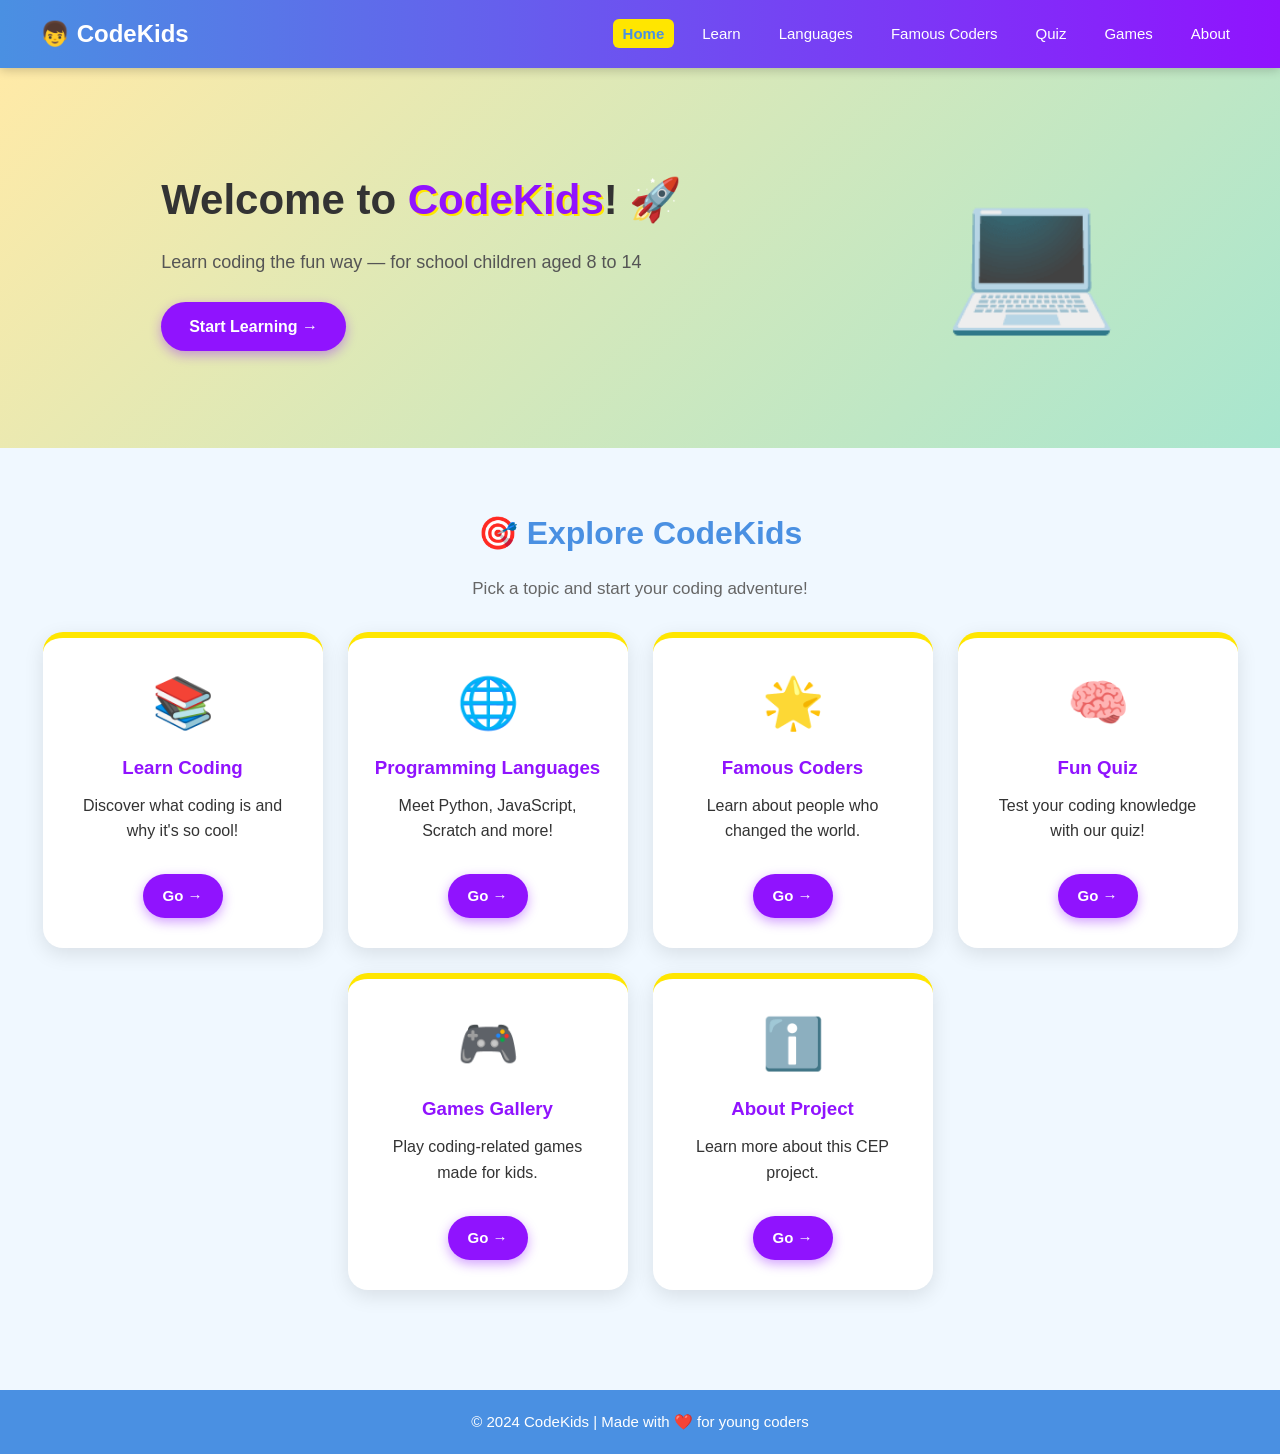
<file: index.html>
<!DOCTYPE html>
<html lang="en">
<head>
    <meta charset="UTF-8">
    <meta name="viewport" content="width=device-width, initial-scale=1.0">
    <title>CodeKids - Home</title>
    <link rel="stylesheet" href="style.css">
</head>
<body>

    <!-- NAVBAR -->
    <nav class="navbar">
        <a href="index.html" class="logo">👦 CodeKids</a>
        <ul class="nav-links">
            <li><a href="index.html" class="active">Home</a></li>
            <li><a href="learn.html">Learn</a></li>
            <li><a href="languages.html">Languages</a></li>
            <li><a href="coders.html">Famous Coders</a></li>
            <li><a href="quiz.html">Quiz</a></li>
            <li><a href="games.html">Games</a></li>
            <li><a href="about.html">About</a></li>
        </ul>
    </nav>

    <!-- HERO -->
    <section class="hero">
        <div class="hero-content">
            <h1>Welcome to <span class="highlight">CodeKids</span>! 🚀</h1>
            <p>Learn coding the fun way — for school children aged 8 to 14</p>
            <a href="learn.html" class="btn">Start Learning →</a>
        </div>
        <div class="hero-emoji">💻</div>
    </section>

    <!-- QUICK LINKS -->
    <section class="section">
        <h2>🎯 Explore CodeKids</h2>
        <p class="subtitle">Pick a topic and start your coding adventure!</p>

        <div class="cards">
            <div class="card">
                <div class="card-icon">📚</div>
                <h3>Learn Coding</h3>
                <p>Discover what coding is and why it's so cool!</p>
                <br>
                <a href="learn.html" class="btn small">Go →</a>
            </div>
            <div class="card">
                <div class="card-icon">🌐</div>
                <h3>Programming Languages</h3>
                <p>Meet Python, JavaScript, Scratch and more!</p>
                <br>
                <a href="languages.html" class="btn small">Go →</a>
            </div>
            <div class="card">
                <div class="card-icon">🌟</div>
                <h3>Famous Coders</h3>
                <p>Learn about people who changed the world.</p>
                <br>
                <a href="coders.html" class="btn small">Go →</a>
            </div>
            <div class="card">
                <div class="card-icon">🧠</div>
                <h3>Fun Quiz</h3>
                <p>Test your coding knowledge with our quiz!</p>
                <br>
                <a href="quiz.html" class="btn small">Go →</a>
            </div>
            <div class="card">
                <div class="card-icon">🎮</div>
                <h3>Games Gallery</h3>
                <p>Play coding-related games made for kids.</p>
                <br>
                <a href="games.html" class="btn small">Go →</a>
            </div>
            <div class="card">
                <div class="card-icon">ℹ️</div>
                <h3>About Project</h3>
                <p>Learn more about this CEP project.</p>
                <br>
                <a href="about.html" class="btn small">Go →</a>
            </div>
        </div>
    </section>

    <footer>
        <p>© 2024 CodeKids | Made with ❤️ for young coders</p>
    </footer>

</body>
</html>
</file>
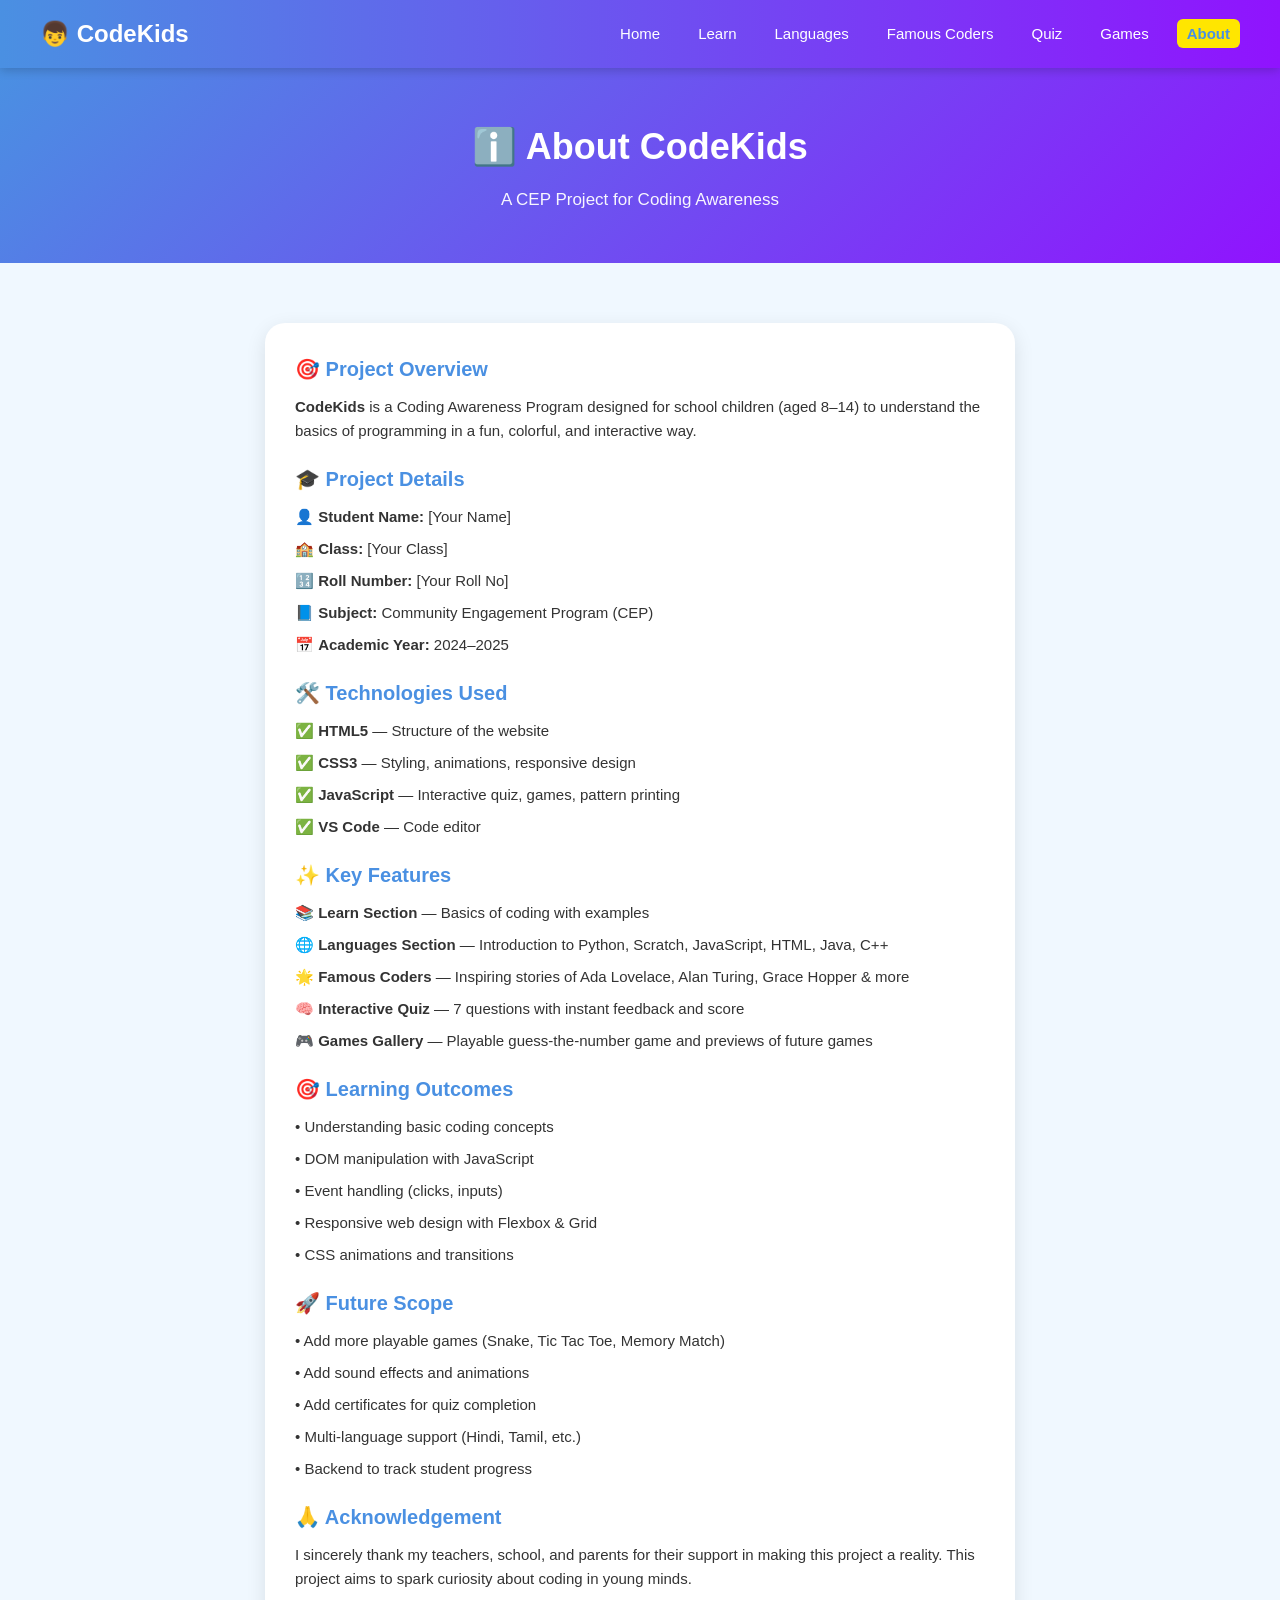
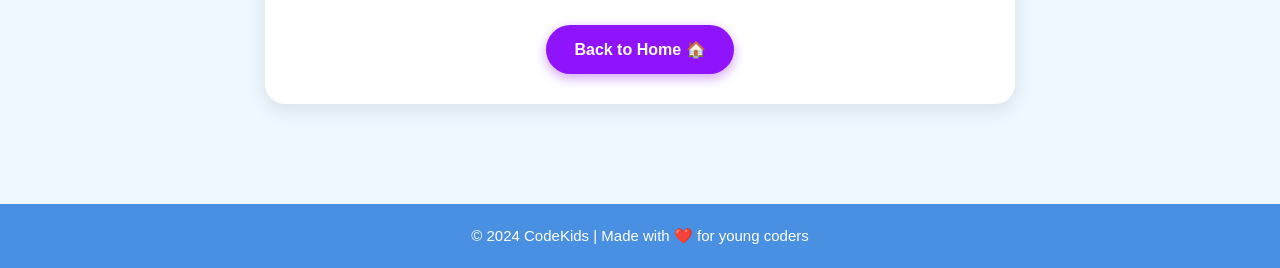
<file: about.html>
<!DOCTYPE html>
<html lang="en">
<head>
    <meta charset="UTF-8">
    <meta name="viewport" content="width=device-width, initial-scale=1.0">
    <title>About - CodeKids</title>
    <link rel="stylesheet" href="style.css">
</head>
<body>

    <nav class="navbar">
        <a href="index.html" class="logo">👦 CodeKids</a>
        <ul class="nav-links">
            <li><a href="index.html">Home</a></li>
            <li><a href="learn.html">Learn</a></li>
            <li><a href="languages.html">Languages</a></li>
            <li><a href="coders.html">Famous Coders</a></li>
            <li><a href="quiz.html">Quiz</a></li>
            <li><a href="games.html">Games</a></li>
            <li><a href="about.html" class="active">About</a></li>
        </ul>
    </nav>

    <div class="page-header">
        <h1>ℹ️ About CodeKids</h1>
        <p>A CEP Project for Coding Awareness</p>
    </div>

    <section class="section">
        <div class="about-content">

            <h3>🎯 Project Overview</h3>
            <p><strong>CodeKids</strong> is a Coding Awareness Program designed for school children (aged 8–14) to understand the basics of programming in a fun, colorful, and interactive way.</p>

            <h3>🎓 Project Details</h3>
            <p>👤 <strong>Student Name:</strong> [Your Name]</p>
            <p>🏫 <strong>Class:</strong> [Your Class]</p>
            <p>🔢 <strong>Roll Number:</strong> [Your Roll No]</p>
            <p>📘 <strong>Subject:</strong> Community Engagement Program (CEP)</p>
            <p>📅 <strong>Academic Year:</strong> 2024–2025</p>

            <h3>🛠️ Technologies Used</h3>
            <p>✅ <strong>HTML5</strong> — Structure of the website</p>
            <p>✅ <strong>CSS3</strong> — Styling, animations, responsive design</p>
            <p>✅ <strong>JavaScript</strong> — Interactive quiz, games, pattern printing</p>
            <p>✅ <strong>VS Code</strong> — Code editor</p>

            <h3>✨ Key Features</h3>
            <p>📚 <strong>Learn Section</strong> — Basics of coding with examples</p>
            <p>🌐 <strong>Languages Section</strong> — Introduction to Python, Scratch, JavaScript, HTML, Java, C++</p>
            <p>🌟 <strong>Famous Coders</strong> — Inspiring stories of Ada Lovelace, Alan Turing, Grace Hopper & more</p>
            <p>🧠 <strong>Interactive Quiz</strong> — 7 questions with instant feedback and score</p>
            <p>🎮 <strong>Games Gallery</strong> — Playable guess-the-number game and previews of future games</p>

            <h3>🎯 Learning Outcomes</h3>
            <p>• Understanding basic coding concepts</p>
            <p>• DOM manipulation with JavaScript</p>
            <p>• Event handling (clicks, inputs)</p>
            <p>• Responsive web design with Flexbox & Grid</p>
            <p>• CSS animations and transitions</p>

            <h3>🚀 Future Scope</h3>
            <p>• Add more playable games (Snake, Tic Tac Toe, Memory Match)</p>
            <p>• Add sound effects and animations</p>
            <p>• Add certificates for quiz completion</p>
            <p>• Multi-language support (Hindi, Tamil, etc.)</p>
            <p>• Backend to track student progress</p>

            <h3>🙏 Acknowledgement</h3>
            <p>I sincerely thank my teachers, school, and parents for their support in making this project a reality. This project aims to spark curiosity about coding in young minds.</p>

            <br>
            <div style="text-align:center;">
                <a href="index.html" class="btn">Back to Home 🏠</a>
            </div>

        </div>
    </section>

    <footer>
        <p>© 2024 CodeKids | Made with ❤️ for young coders</p>
    </footer>

</body>
</html>
</file>
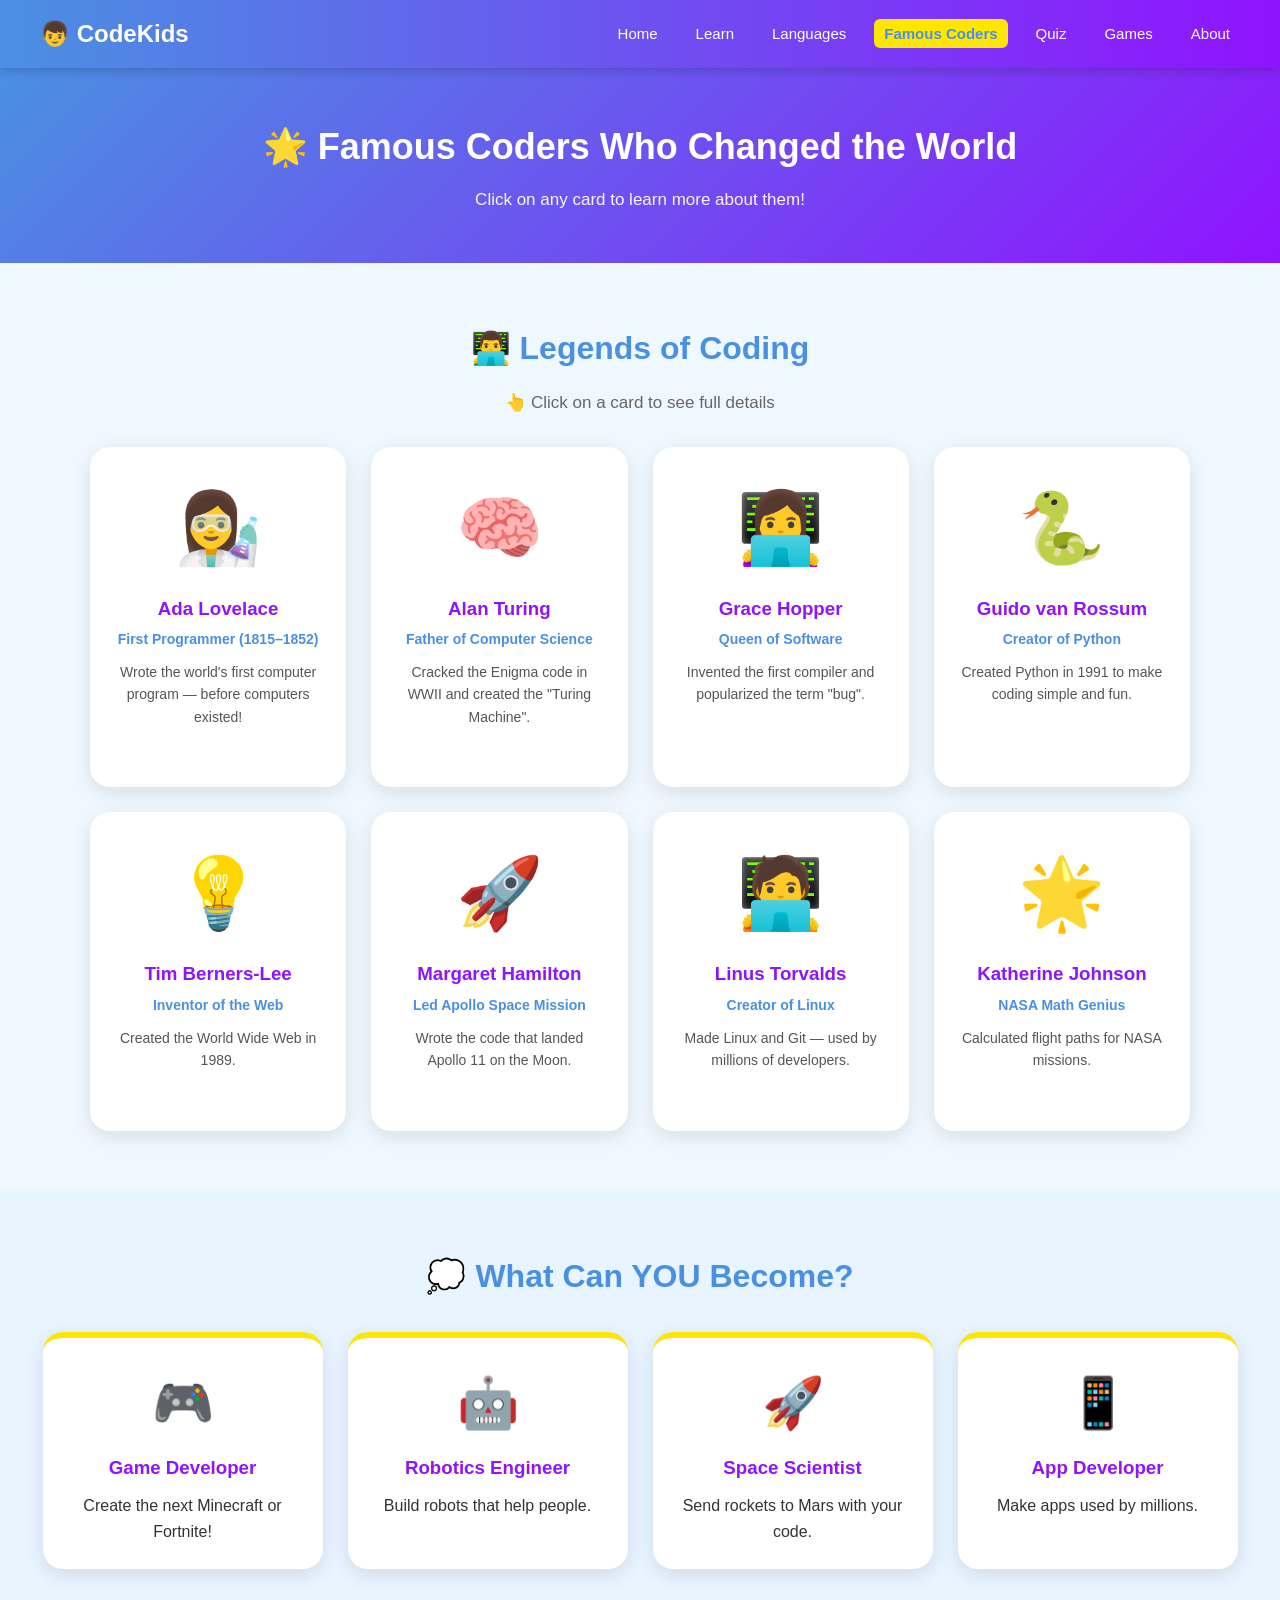
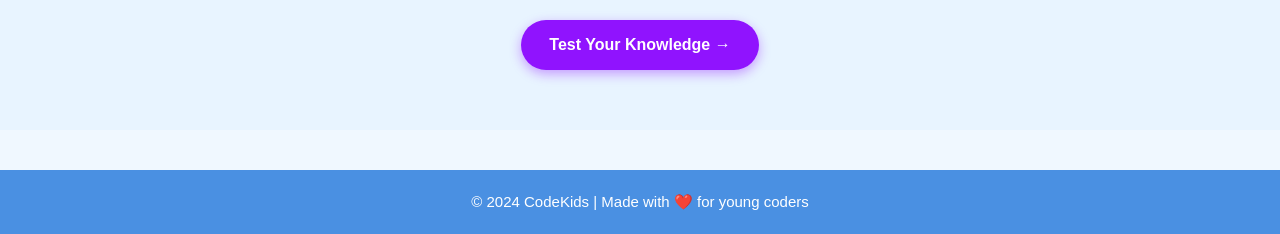
<file: coders.html>
<!DOCTYPE html>
<html lang="en">
<head>
    <meta charset="UTF-8">
    <meta name="viewport" content="width=device-width, initial-scale=1.0">
    <title>Famous Coders - CodeKids</title>
    <link rel="stylesheet" href="style.css">
</head>
<body>

    <nav class="navbar">
        <a href="index.html" class="logo">👦 CodeKids</a>
        <ul class="nav-links">
            <li><a href="index.html">Home</a></li>
            <li><a href="learn.html">Learn</a></li>
            <li><a href="languages.html">Languages</a></li>
            <li><a href="coders.html" class="active">Famous Coders</a></li>
            <li><a href="quiz.html">Quiz</a></li>
            <li><a href="games.html">Games</a></li>
            <li><a href="about.html">About</a></li>
        </ul>
    </nav>

    <div class="page-header">
        <h1>🌟 Famous Coders Who Changed the World</h1>
        <p>Click on any card to learn more about them!</p>
    </div>

    <section class="section">
        <h2>👨‍💻 Legends of Coding</h2>
        <p class="subtitle">👆 Click on a card to see full details</p>

        <div class="coder-grid">

            <div class="coder-card clickable" onclick="openCoder('ada')">
                <div class="coder-avatar">👩‍🔬</div>
                <h3>Ada Lovelace</h3>
                <p class="role">First Programmer (1815–1852)</p>
                <p>Wrote the world's first computer program — before computers existed!</p>
                <p class="click-hint">Click to read more →</p>
            </div>

            <div class="coder-card clickable" onclick="openCoder('alan')">
                <div class="coder-avatar">🧠</div>
                <h3>Alan Turing</h3>
                <p class="role">Father of Computer Science</p>
                <p>Cracked the Enigma code in WWII and created the "Turing Machine".</p>
                <p class="click-hint">Click to read more →</p>
            </div>

            <div class="coder-card clickable" onclick="openCoder('grace')">
                <div class="coder-avatar">👩‍💻</div>
                <h3>Grace Hopper</h3>
                <p class="role">Queen of Software</p>
                <p>Invented the first compiler and popularized the term "bug".</p>
                <p class="click-hint">Click to read more →</p>
            </div>

            <div class="coder-card clickable" onclick="openCoder('guido')">
                <div class="coder-avatar">🐍</div>
                <h3>Guido van Rossum</h3>
                <p class="role">Creator of Python</p>
                <p>Created Python in 1991 to make coding simple and fun.</p>
                <p class="click-hint">Click to read more →</p>
            </div>

            <div class="coder-card clickable" onclick="openCoder('tim')">
                <div class="coder-avatar">💡</div>
                <h3>Tim Berners-Lee</h3>
                <p class="role">Inventor of the Web</p>
                <p>Created the World Wide Web in 1989.</p>
                <p class="click-hint">Click to read more →</p>
            </div>

            <div class="coder-card clickable" onclick="openCoder('margaret')">
                <div class="coder-avatar">🚀</div>
                <h3>Margaret Hamilton</h3>
                <p class="role">Led Apollo Space Mission</p>
                <p>Wrote the code that landed Apollo 11 on the Moon.</p>
                <p class="click-hint">Click to read more →</p>
            </div>

            <div class="coder-card clickable" onclick="openCoder('linus')">
                <div class="coder-avatar">🧑‍💻</div>
                <h3>Linus Torvalds</h3>
                <p class="role">Creator of Linux</p>
                <p>Made Linux and Git — used by millions of developers.</p>
                <p class="click-hint">Click to read more →</p>
            </div>

            <div class="coder-card clickable" onclick="openCoder('katherine')">
                <div class="coder-avatar">🌟</div>
                <h3>Katherine Johnson</h3>
                <p class="role">NASA Math Genius</p>
                <p>Calculated flight paths for NASA missions.</p>
                <p class="click-hint">Click to read more →</p>
            </div>

        </div>
    </section>

    <!-- ===== MODAL POPUP ===== -->
    <div id="coderModal" class="modal-overlay" onclick="closeCoder(event)">
        <div class="modal-box" onclick="event.stopPropagation()">
            <button class="modal-close" onclick="closeCoder()">✖</button>

            <div class="modal-header">
                <div class="modal-avatar" id="modalAvatar">👤</div>
                <h2 id="modalName">Name</h2>
                <p class="modal-role" id="modalRole">Role</p>
            </div>

            <div class="modal-body">
                <div class="modal-section">
                    <h3>📖 Short Bio</h3>
                    <p id="modalBio">Bio here...</p>
                </div>

                <div class="modal-section">
                    <h3>🏆 Key Achievements</h3>
                    <ul id="modalAchievements"></ul>
                </div>

                <div class="modal-section">
                    <h3>💡 Fun Fact</h3>
                    <p id="modalFact">Fun fact here...</p>
                </div>

                <div class="modal-section">
                    <h3>📅 Quick Info</h3>
                    <p id="modalInfo"></p>
                </div>
            </div>
        </div>
    </div>

    <section class="section alt-bg">
        <h2>💭 What Can YOU Become?</h2>
        <div class="cards">
            <div class="card">
                <div class="card-icon">🎮</div>
                <h3>Game Developer</h3>
                <p>Create the next Minecraft or Fortnite!</p>
            </div>
            <div class="card">
                <div class="card-icon">🤖</div>
                <h3>Robotics Engineer</h3>
                <p>Build robots that help people.</p>
            </div>
            <div class="card">
                <div class="card-icon">🚀</div>
                <h3>Space Scientist</h3>
                <p>Send rockets to Mars with your code.</p>
            </div>
            <div class="card">
                <div class="card-icon">📱</div>
                <h3>App Developer</h3>
                <p>Make apps used by millions.</p>
            </div>
        </div>

        <br><br>
        <a href="quiz.html" class="btn">Test Your Knowledge →</a>
    </section>

    <footer>
        <p>© 2024 CodeKids | Made with ❤️ for young coders</p>
    </footer>

    <script src="script.js"></script>
</body>
</html>
</file>
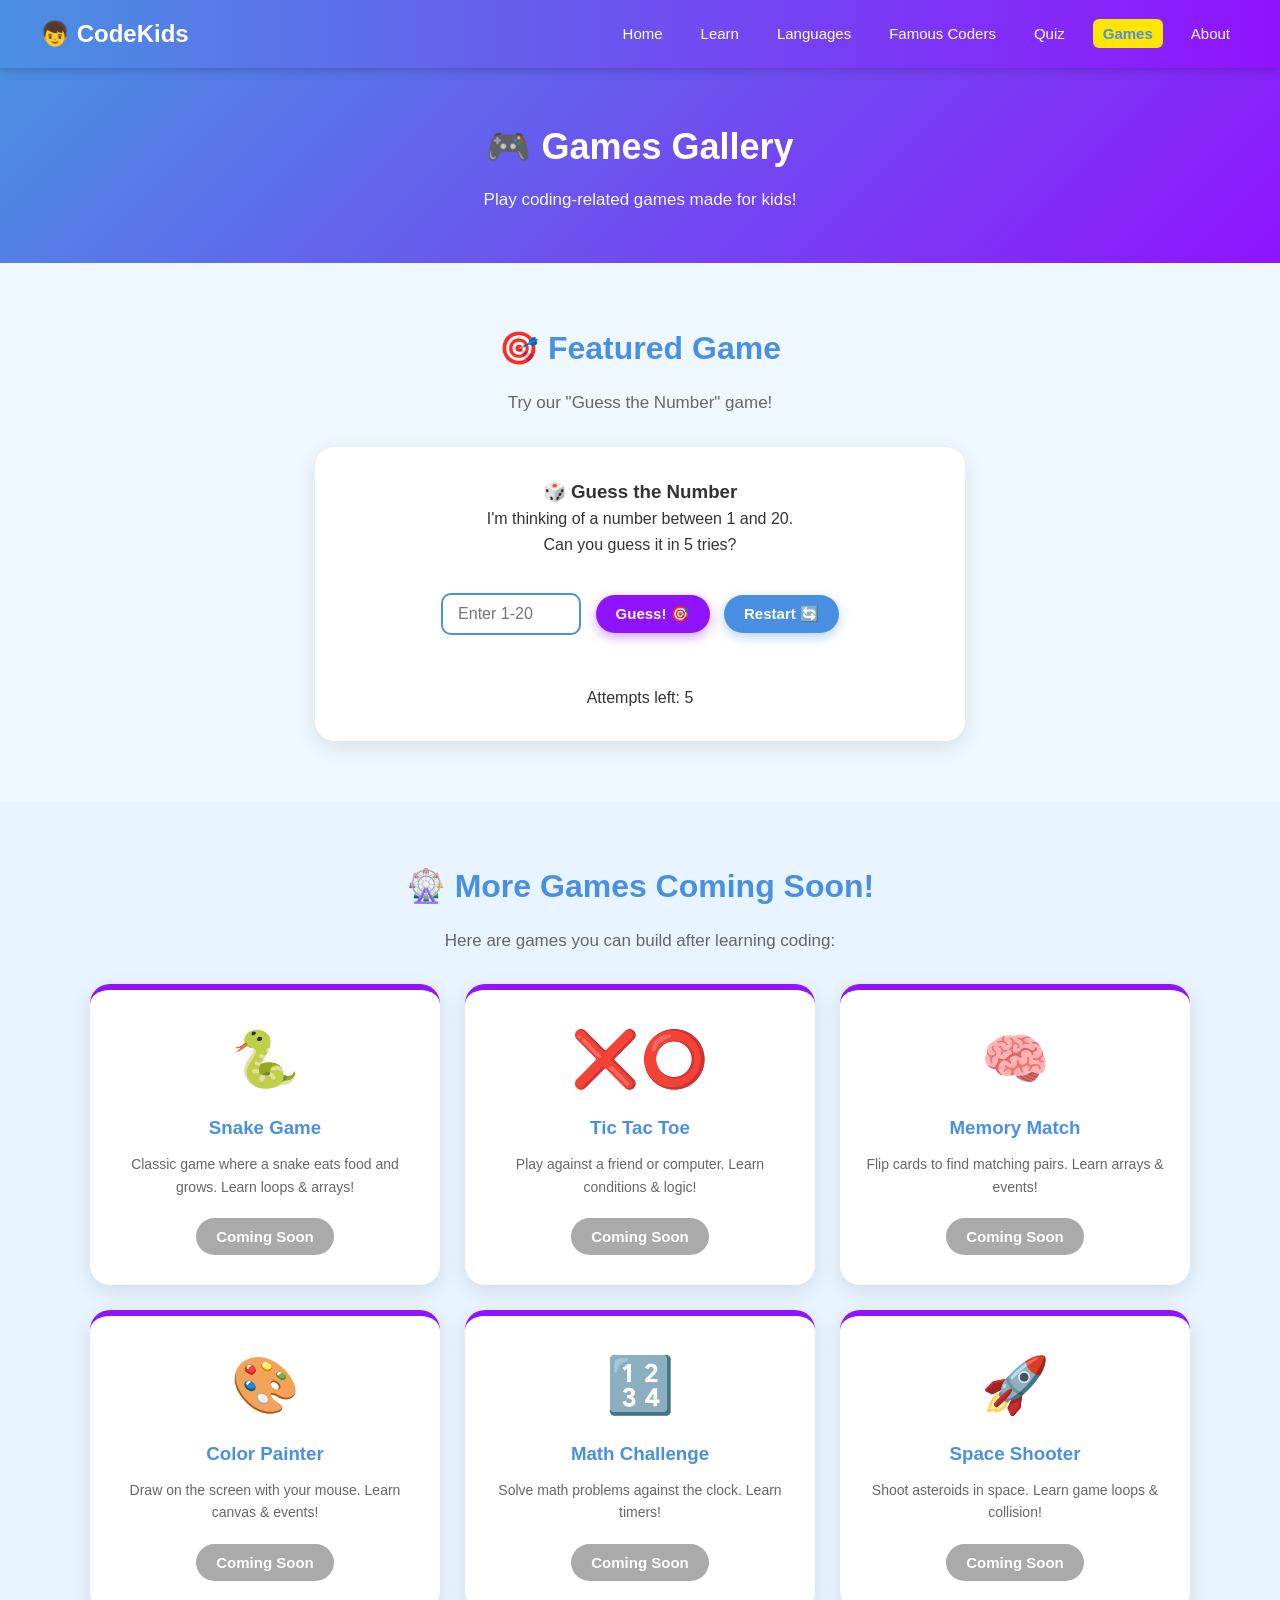
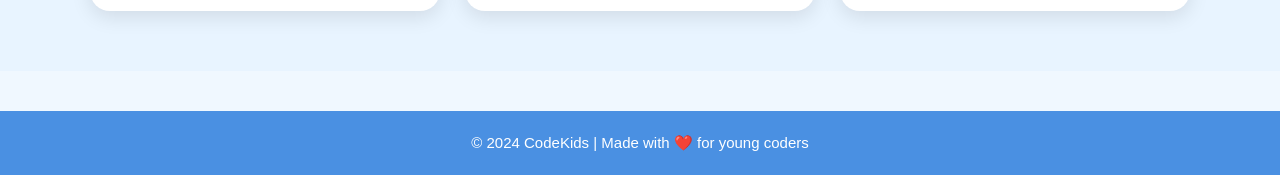
<file: games.html>
<!DOCTYPE html>
<html lang="en">
<head>
    <meta charset="UTF-8">
    <meta name="viewport" content="width=device-width, initial-scale=1.0">
    <title>Games Gallery - CodeKids</title>
    <link rel="stylesheet" href="style.css">
</head>
<body>

    <nav class="navbar">
        <a href="index.html" class="logo">👦 CodeKids</a>
        <ul class="nav-links">
            <li><a href="index.html">Home</a></li>
            <li><a href="learn.html">Learn</a></li>
            <li><a href="languages.html">Languages</a></li>
            <li><a href="coders.html">Famous Coders</a></li>
            <li><a href="quiz.html">Quiz</a></li>
            <li><a href="games.html" class="active">Games</a></li>
            <li><a href="about.html">About</a></li>
        </ul>
    </nav>

    <div class="page-header">
        <h1>🎮 Games Gallery</h1>
        <p>Play coding-related games made for kids!</p>
    </div>

    <section class="section">
        <h2>🎯 Featured Game</h2>
        <p class="subtitle">Try our "Guess the Number" game!</p>

        <div class="game-box">
            <h3>🎲 Guess the Number</h3>
            <p>I'm thinking of a number between 1 and 20.<br>Can you guess it in 5 tries?</p>
            <br>
            <input type="number" id="guessInput" min="1" max="20" placeholder="Enter 1-20">
            <button class="btn small" onclick="checkGuess()">Guess! 🎯</button>
            <button class="btn small secondary" onclick="restartGame()">Restart 🔄</button>
            <p id="gameMessage" class="feedback"></p>
            <p id="attemptsLeft" class="attempts"></p>
        </div>
    </section>

    <section class="section alt-bg">
        <h2>🎡 More Games Coming Soon!</h2>
        <p class="subtitle">Here are games you can build after learning coding:</p>

        <div class="game-gallery">

            <div class="game-card">
                <div class="game-icon">🐍</div>
                <h3>Snake Game</h3>
                <p>Classic game where a snake eats food and grows. Learn loops & arrays!</p>
                <button class="btn small" disabled>Coming Soon</button>
            </div>

            <div class="game-card">
                <div class="game-icon">❌⭕</div>
                <h3>Tic Tac Toe</h3>
                <p>Play against a friend or computer. Learn conditions & logic!</p>
                <button class="btn small" disabled>Coming Soon</button>
            </div>

            <div class="game-card">
                <div class="game-icon">🧠</div>
                <h3>Memory Match</h3>
                <p>Flip cards to find matching pairs. Learn arrays & events!</p>
                <button class="btn small" disabled>Coming Soon</button>
            </div>

            <div class="game-card">
                <div class="game-icon">🎨</div>
                <h3>Color Painter</h3>
                <p>Draw on the screen with your mouse. Learn canvas & events!</p>
                <button class="btn small" disabled>Coming Soon</button>
            </div>

            <div class="game-card">
                <div class="game-icon">🔢</div>
                <h3>Math Challenge</h3>
                <p>Solve math problems against the clock. Learn timers!</p>
                <button class="btn small" disabled>Coming Soon</button>
            </div>

            <div class="game-card">
                <div class="game-icon">🚀</div>
                <h3>Space Shooter</h3>
                <p>Shoot asteroids in space. Learn game loops & collision!</p>
                <button class="btn small" disabled>Coming Soon</button>
            </div>

        </div>
    </section>

    <footer>
        <p>© 2024 CodeKids | Made with ❤️ for young coders</p>
    </footer>

    <script src="script.js"></script>
</body>
</html>
</file>
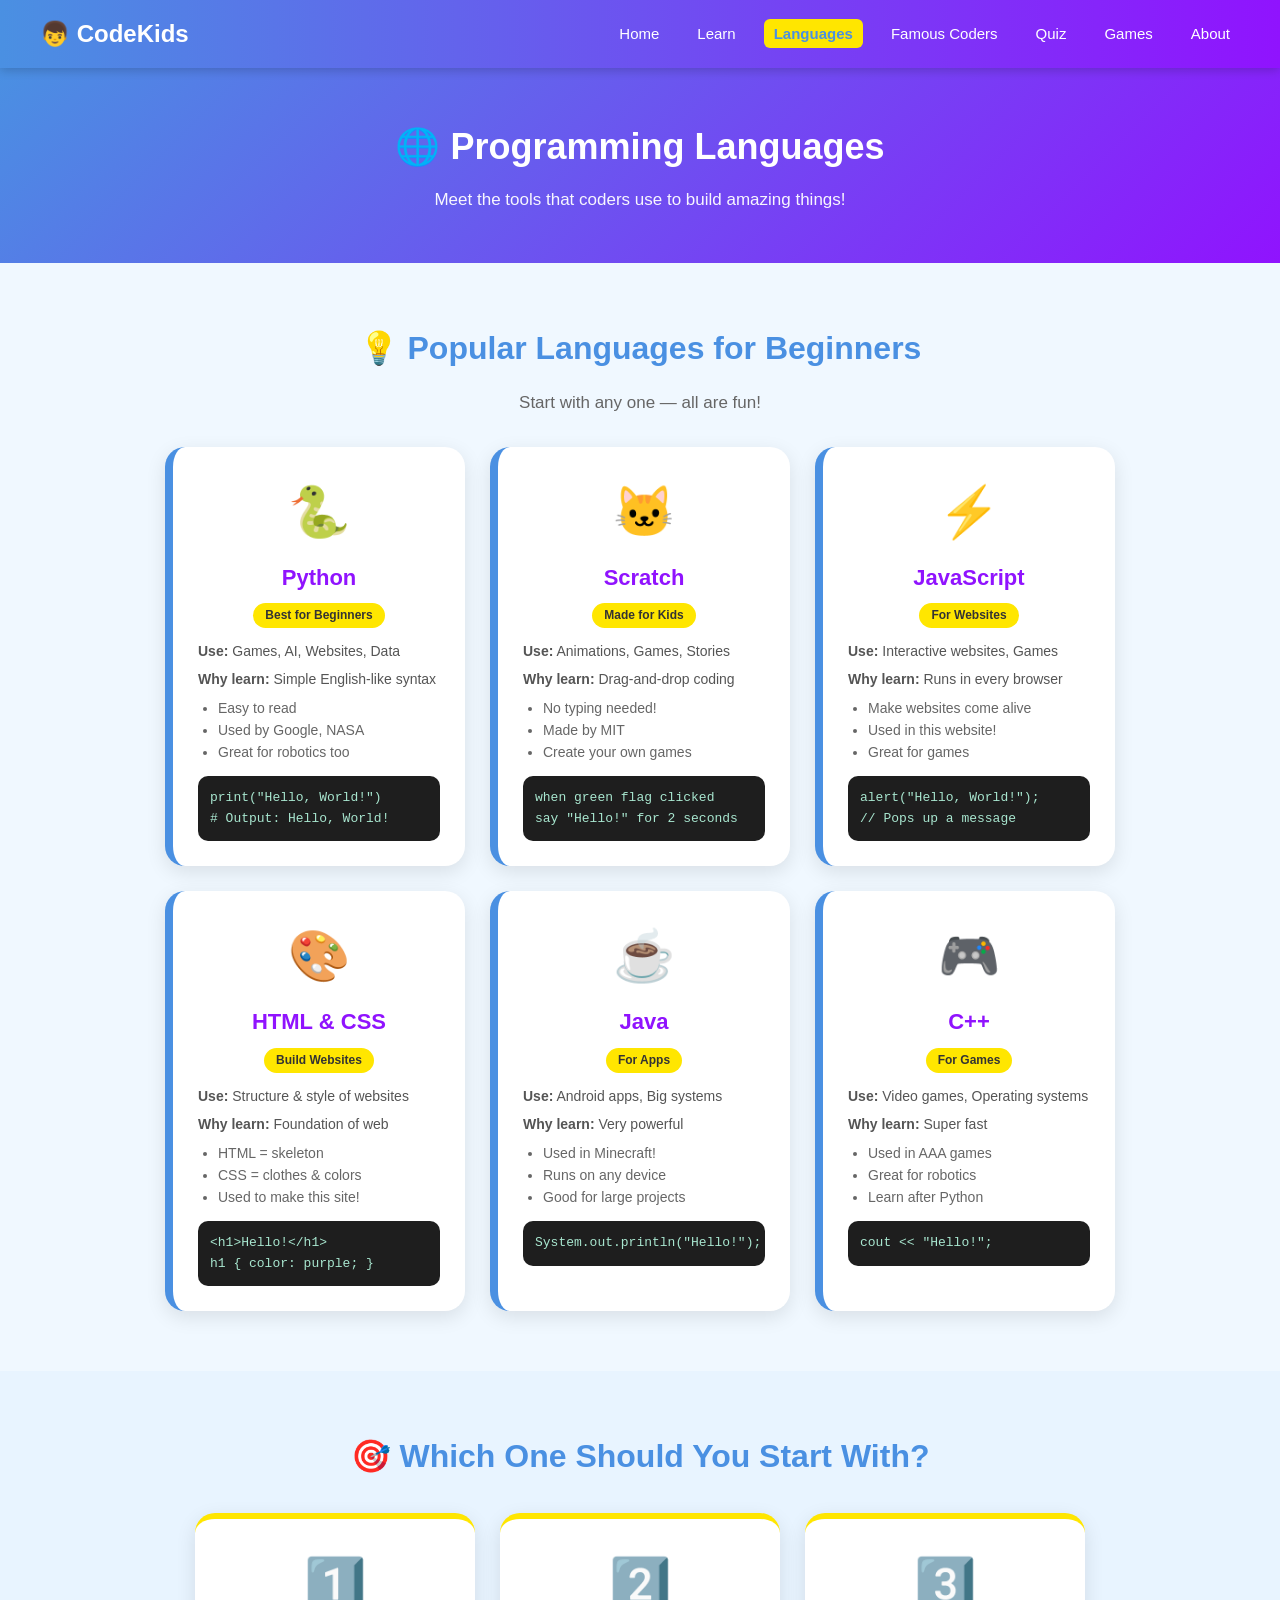
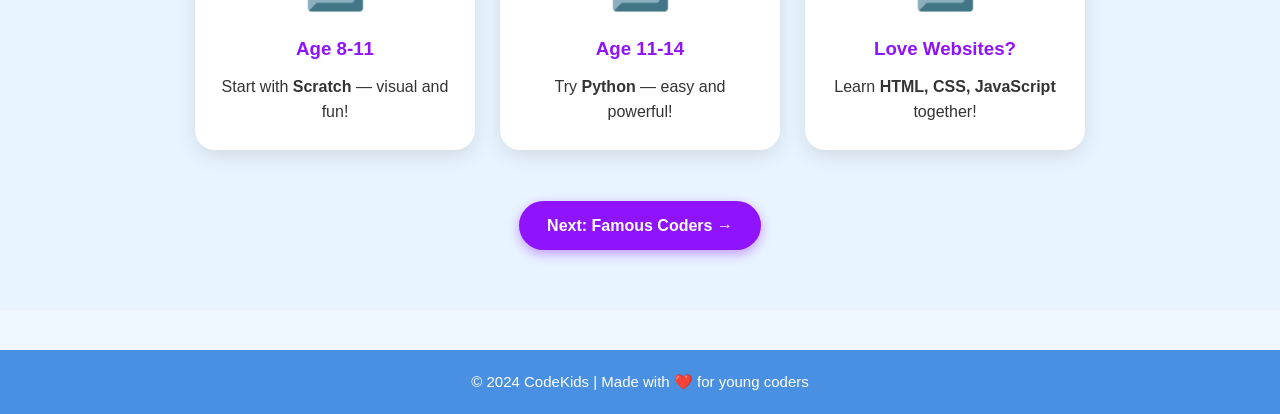
<file: languages.html>
<!DOCTYPE html>
<html lang="en">
<head>
    <meta charset="UTF-8">
    <meta name="viewport" content="width=device-width, initial-scale=1.0">
    <title>Programming Languages - CodeKids</title>
    <link rel="stylesheet" href="style.css">
</head>
<body>

    <nav class="navbar">
        <a href="index.html" class="logo">👦 CodeKids</a>
        <ul class="nav-links">
            <li><a href="index.html">Home</a></li>
            <li><a href="learn.html">Learn</a></li>
            <li><a href="languages.html" class="active">Languages</a></li>
            <li><a href="coders.html">Famous Coders</a></li>
            <li><a href="quiz.html">Quiz</a></li>
            <li><a href="games.html">Games</a></li>
            <li><a href="about.html">About</a></li>
        </ul>
    </nav>

    <div class="page-header">
        <h1>🌐 Programming Languages</h1>
        <p>Meet the tools that coders use to build amazing things!</p>
    </div>

    <section class="section">
        <h2>💡 Popular Languages for Beginners</h2>
        <p class="subtitle">Start with any one — all are fun!</p>

        <div class="cards">

            <div class="lang-card">
                <span class="lang-icon">🐍</span>
                <h3>Python</h3>
                <span class="tag">Best for Beginners</span>
                <p><strong>Use:</strong> Games, AI, Websites, Data</p>
                <p><strong>Why learn:</strong> Simple English-like syntax</p>
                <ul>
                    <li>Easy to read</li>
                    <li>Used by Google, NASA</li>
                    <li>Great for robotics too</li>
                </ul>
                <div class="code-block">print("Hello, World!")
# Output: Hello, World!</div>
            </div>

            <div class="lang-card">
                <span class="lang-icon">🐱</span>
                <h3>Scratch</h3>
                <span class="tag">Made for Kids</span>
                <p><strong>Use:</strong> Animations, Games, Stories</p>
                <p><strong>Why learn:</strong> Drag-and-drop coding</p>
                <ul>
                    <li>No typing needed!</li>
                    <li>Made by MIT</li>
                    <li>Create your own games</li>
                </ul>
                <div class="code-block">when green flag clicked
say "Hello!" for 2 seconds</div>
            </div>

            <div class="lang-card">
                <span class="lang-icon">⚡</span>
                <h3>JavaScript</h3>
                <span class="tag">For Websites</span>
                <p><strong>Use:</strong> Interactive websites, Games</p>
                <p><strong>Why learn:</strong> Runs in every browser</p>
                <ul>
                    <li>Make websites come alive</li>
                    <li>Used in this website!</li>
                    <li>Great for games</li>
                </ul>
                <div class="code-block">alert("Hello, World!");
// Pops up a message</div>
            </div>

            <div class="lang-card">
                <span class="lang-icon">🎨</span>
                <h3>HTML & CSS</h3>
                <span class="tag">Build Websites</span>
                <p><strong>Use:</strong> Structure & style of websites</p>
                <p><strong>Why learn:</strong> Foundation of web</p>
                <ul>
                    <li>HTML = skeleton</li>
                    <li>CSS = clothes & colors</li>
                    <li>Used to make this site!</li>
                </ul>
                <div class="code-block">&lt;h1&gt;Hello!&lt;/h1&gt;
h1 { color: purple; }</div>
            </div>

            <div class="lang-card">
                <span class="lang-icon">☕</span>
                <h3>Java</h3>
                <span class="tag">For Apps</span>
                <p><strong>Use:</strong> Android apps, Big systems</p>
                <p><strong>Why learn:</strong> Very powerful</p>
                <ul>
                    <li>Used in Minecraft!</li>
                    <li>Runs on any device</li>
                    <li>Good for large projects</li>
                </ul>
                <div class="code-block">System.out.println("Hello!");</div>
            </div>

            <div class="lang-card">
                <span class="lang-icon">🎮</span>
                <h3>C++</h3>
                <span class="tag">For Games</span>
                <p><strong>Use:</strong> Video games, Operating systems</p>
                <p><strong>Why learn:</strong> Super fast</p>
                <ul>
                    <li>Used in AAA games</li>
                    <li>Great for robotics</li>
                    <li>Learn after Python</li>
                </ul>
                <div class="code-block">cout &lt;&lt; "Hello!";</div>
            </div>

        </div>
    </section>

    <section class="section alt-bg">
        <h2>🎯 Which One Should You Start With?</h2>
        <div class="cards">
            <div class="card">
                <div class="card-icon">1️⃣</div>
                <h3>Age 8-11</h3>
                <p>Start with <strong>Scratch</strong> — visual and fun!</p>
            </div>
            <div class="card">
                <div class="card-icon">2️⃣</div>
                <h3>Age 11-14</h3>
                <p>Try <strong>Python</strong> — easy and powerful!</p>
            </div>
            <div class="card">
                <div class="card-icon">3️⃣</div>
                <h3>Love Websites?</h3>
                <p>Learn <strong>HTML, CSS, JavaScript</strong> together!</p>
            </div>
        </div>

        <br><br>
        <a href="coders.html" class="btn">Next: Famous Coders →</a>
    </section>

    <footer>
        <p>© 2024 CodeKids | Made with ❤️ for young coders</p>
    </footer>

</body>
</html>
</file>
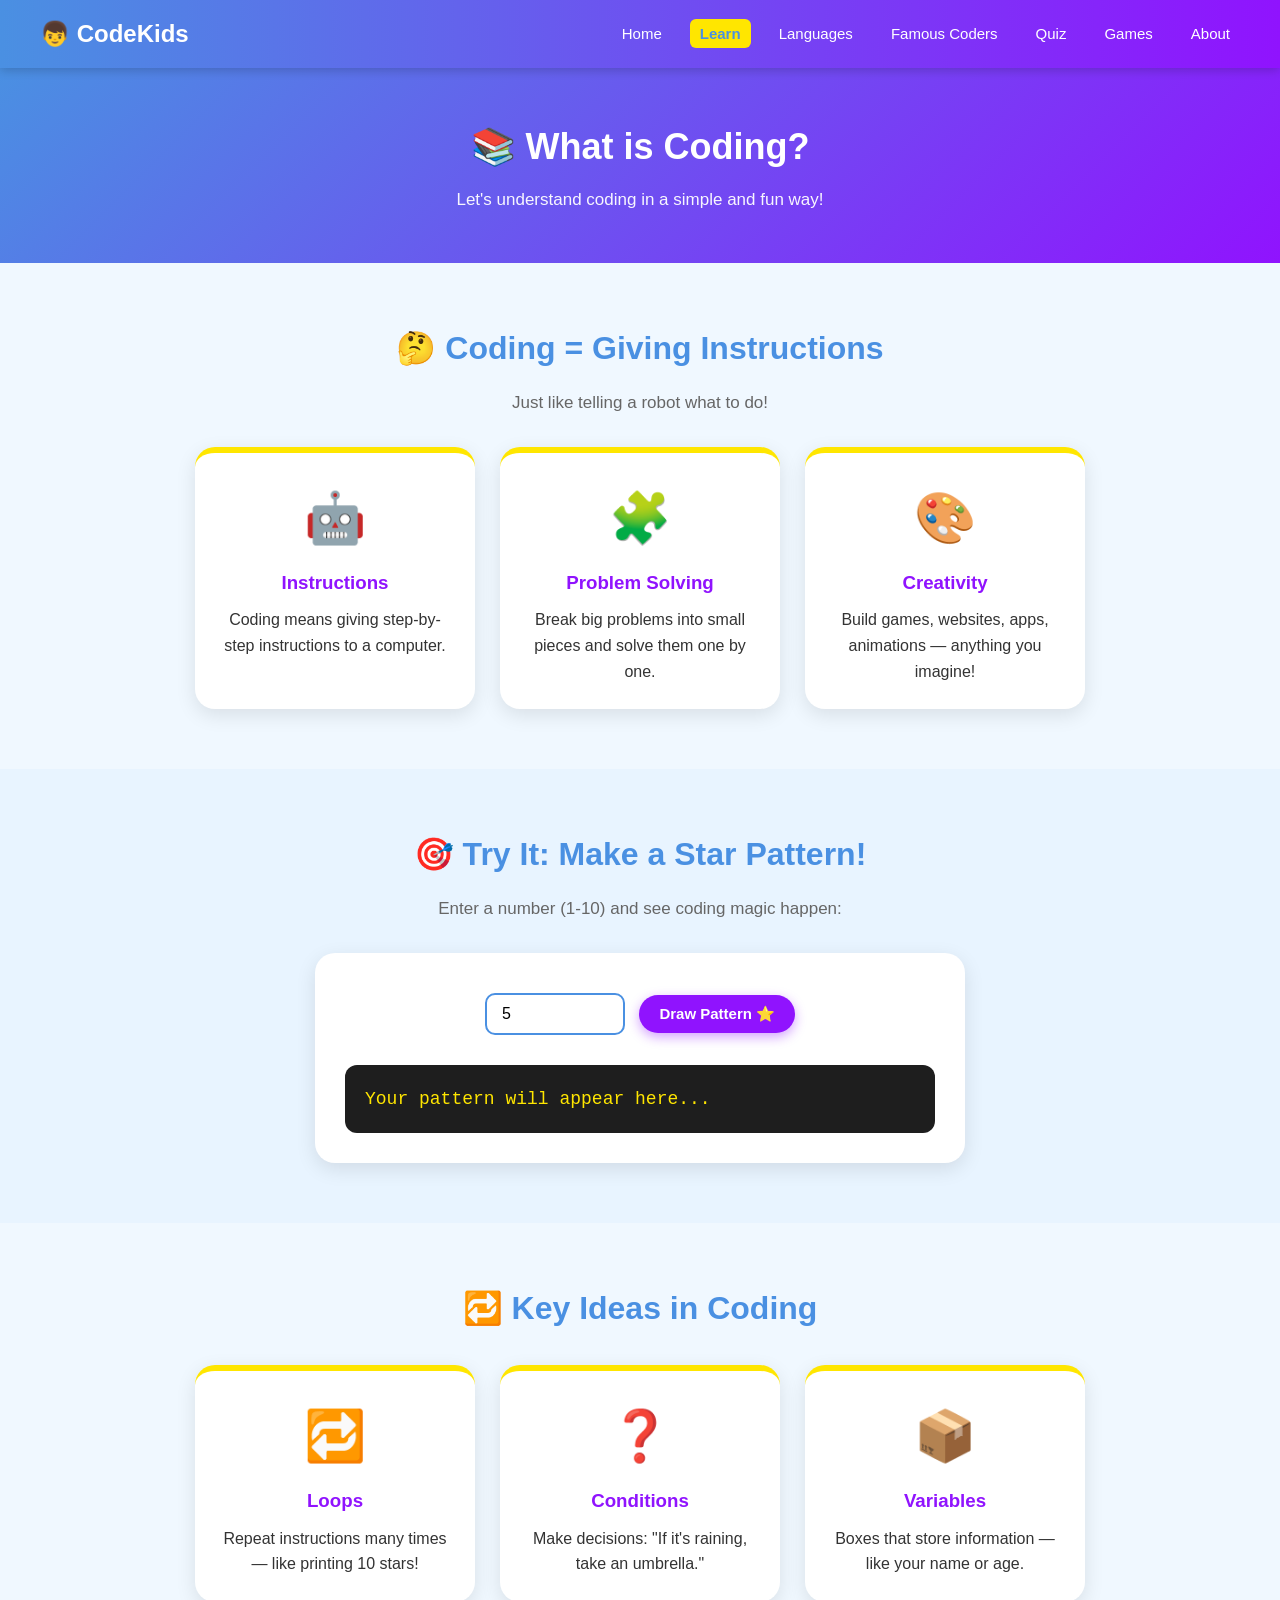
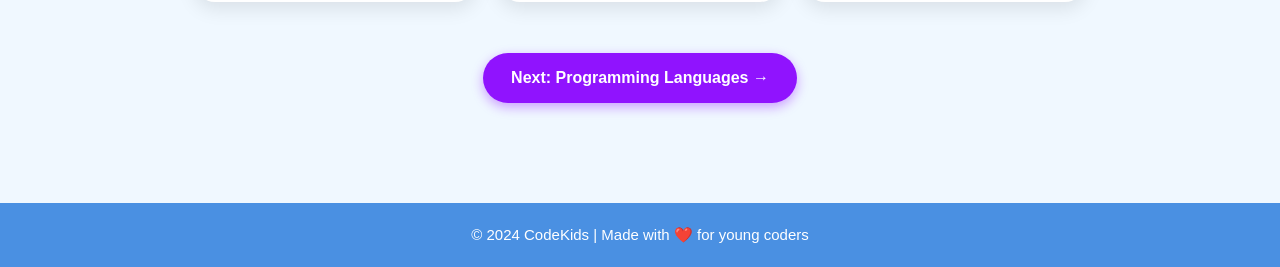
<file: learn.html>
<!DOCTYPE html>
<html lang="en">
<head>
    <meta charset="UTF-8">
    <meta name="viewport" content="width=device-width, initial-scale=1.0">
    <title>Learn Coding - CodeKids</title>
    <link rel="stylesheet" href="style.css">
</head>
<body>

    <!-- NAVBAR -->
    <nav class="navbar">
        <a href="index.html" class="logo">👦 CodeKids</a>
        <ul class="nav-links">
            <li><a href="index.html">Home</a></li>
            <li><a href="learn.html" class="active">Learn</a></li>
            <li><a href="languages.html">Languages</a></li>
            <li><a href="coders.html">Famous Coders</a></li>
            <li><a href="quiz.html">Quiz</a></li>
            <li><a href="games.html">Games</a></li>
            <li><a href="about.html">About</a></li>
        </ul>
    </nav>

    <!-- PAGE HEADER -->
    <div class="page-header">
        <h1>📚 What is Coding?</h1>
        <p>Let's understand coding in a simple and fun way!</p>
    </div>

    <!-- SECTION 1 -->
    <section class="section">
        <h2>🤔 Coding = Giving Instructions</h2>
        <p class="subtitle">Just like telling a robot what to do!</p>

        <div class="cards">
            <div class="card">
                <div class="card-icon">🤖</div>
                <h3>Instructions</h3>
                <p>Coding means giving step-by-step instructions to a computer.</p>
            </div>
            <div class="card">
                <div class="card-icon">🧩</div>
                <h3>Problem Solving</h3>
                <p>Break big problems into small pieces and solve them one by one.</p>
            </div>
            <div class="card">
                <div class="card-icon">🎨</div>
                <h3>Creativity</h3>
                <p>Build games, websites, apps, animations — anything you imagine!</p>
            </div>
        </div>
    </section>

    <!-- PATTERN DEMO -->
    <section class="section alt-bg">
        <h2>🎯 Try It: Make a Star Pattern!</h2>
        <p class="subtitle">Enter a number (1-10) and see coding magic happen:</p>

        <div class="demo-box">
            <input type="number" id="patternInput" min="1" max="10" value="5">
            <button class="btn small" onclick="drawPattern()">Draw Pattern ⭐</button>
            <pre id="patternOutput" class="output">Your pattern will appear here...</pre>
        </div>
    </section>

    <!-- KEY IDEAS -->
    <section class="section">
        <h2>🔁 Key Ideas in Coding</h2>
        <div class="cards">
            <div class="card">
                <div class="card-icon">🔁</div>
                <h3>Loops</h3>
                <p>Repeat instructions many times — like printing 10 stars!</p>
            </div>
            <div class="card">
                <div class="card-icon">❓</div>
                <h3>Conditions</h3>
                <p>Make decisions: "If it's raining, take an umbrella."</p>
            </div>
            <div class="card">
                <div class="card-icon">📦</div>
                <h3>Variables</h3>
                <p>Boxes that store information — like your name or age.</p>
            </div>
        </div>

        <br><br>
        <a href="languages.html" class="btn">Next: Programming Languages →</a>
    </section>

    <footer>
        <p>© 2024 CodeKids | Made with ❤️ for young coders</p>
    </footer>

    <script src="script.js"></script>
</body>
</html>
</file>
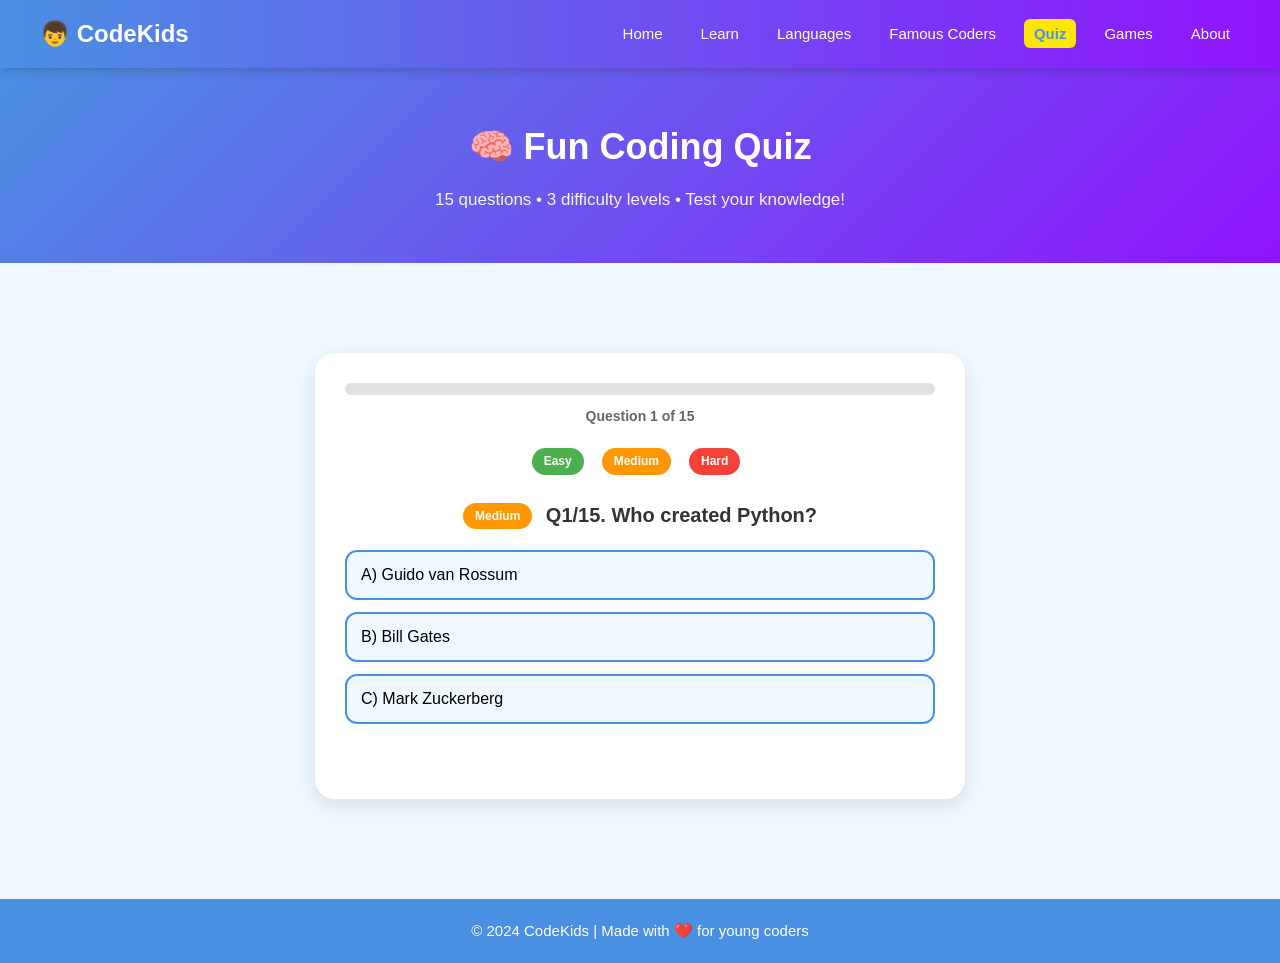
<file: quiz.html>
<!DOCTYPE html>
<html lang="en">
<head>
    <meta charset="UTF-8">
    <meta name="viewport" content="width=device-width, initial-scale=1.0">
    <title>Quiz - CodeKids</title>
    <link rel="stylesheet" href="style.css">
</head>
<body>

    <nav class="navbar">
        <a href="index.html" class="logo">👦 CodeKids</a>
        <ul class="nav-links">
            <li><a href="index.html">Home</a></li>
            <li><a href="learn.html">Learn</a></li>
            <li><a href="languages.html">Languages</a></li>
            <li><a href="coders.html">Famous Coders</a></li>
            <li><a href="quiz.html" class="active">Quiz</a></li>
            <li><a href="games.html">Games</a></li>
            <li><a href="about.html">About</a></li>
        </ul>
    </nav>

    <div class="page-header">
        <h1>🧠 Fun Coding Quiz</h1>
        <p>15 questions • 3 difficulty levels • Test your knowledge!</p>
    </div>

    <section class="section">
        <div class="quiz-container">

            <!-- Progress Bar -->
            <div class="progress-container">
                <div id="progressBar" class="progress-bar"></div>
            </div>
            <p id="questionCounter" class="question-counter">Question 1 of 15</p>

            <!-- Level Legend -->
            <div class="level-legend">
                <span class="level-badge level-easy">Easy</span>
                <span class="level-badge level-medium">Medium</span>
                <span class="level-badge level-hard">Hard</span>
            </div>

            <div id="quizBox">
                <h3 id="question">Loading question...</h3>
                <div id="options" class="options"></div>
                <p id="quizFeedback" class="feedback"></p>
                <button class="btn small" id="nextBtn" onclick="nextQuestion()" style="display:none;">Next ➡️</button>
            </div>

            <div id="resultBox" class="result-box" style="display:none;">
                <h3>🎉 Quiz Complete!</h3>
                <p id="finalScore"></p>
                <button class="btn" onclick="restartQuiz()">Try Again 🔄</button>
            </div>
        </div>
    </section>

    <footer>
        <p>© 2024 CodeKids | Made with ❤️ for young coders</p>
    </footer>

    <script src="script.js"></script>
</body>
</html>
</file>
<file: style.css>
/* ===== RESET & BASE ===== */
* {
    margin: 0;
    padding: 0;
    box-sizing: border-box;
    font-family: 'Comic Sans MS', 'Segoe UI', sans-serif;
}

body {
    background: #f0f8ff;
    color: #333;
    line-height: 1.6;
}

/* ===== NAVBAR ===== */
.navbar {
    display: flex;
    justify-content: space-between;
    align-items: center;
    background: linear-gradient(90deg, #4a90e2, #9013fe);
    padding: 15px 40px;
    position: sticky;
    top: 0;
    z-index: 100;
    box-shadow: 0 2px 10px rgba(0,0,0,0.2);
}

.logo {
    font-size: 24px;
    font-weight: bold;
    color: white;
    text-decoration: none;
}

.nav-links {
    list-style: none;
    display: flex;
    gap: 18px;
    flex-wrap: wrap;
}

.nav-links a {
    text-decoration: none;
    color: white;
    font-size: 15px;
    font-weight: 500;
    transition: 0.3s;
    padding: 6px 10px;
    border-radius: 6px;
}

.nav-links a:hover {
    color: #ffe600;
    background: rgba(255,255,255,0.15);
}

.nav-links a.active {
    background: #ffe600;
    color: #4a90e2;
    font-weight: bold;
}

/* ===== HERO ===== */
.hero {
    display: flex;
    justify-content: space-around;
    align-items: center;
    padding: 70px 40px;
    background: linear-gradient(135deg, #ffeaa7, #a8e6cf);
    min-height: 380px;
    flex-wrap: wrap;
    gap: 20px;
}

.hero-content h1 {
    font-size: 42px;
    margin-bottom: 15px;
}

.highlight {
    color: #9013fe;
    text-shadow: 2px 2px 0 #ffe600;
}

.hero-content p {
    font-size: 18px;
    margin-bottom: 25px;
    color: #555;
}

.hero-emoji {
    font-size: 140px;
    animation: float 2s ease-in-out infinite;
}

@keyframes float {
    0%, 100% { transform: translateY(0); }
    50% { transform: translateY(-20px); }
}

/* ===== PAGE HEADER (Inner pages) ===== */
.page-header {
    background: linear-gradient(135deg, #4a90e2, #9013fe);
    color: white;
    text-align: center;
    padding: 50px 20px;
}

.page-header h1 {
    font-size: 36px;
    margin-bottom: 10px;
}

.page-header p {
    font-size: 17px;
    opacity: 0.95;
}

/* ===== BUTTONS ===== */
.btn {
    background: #9013fe;
    color: white;
    border: none;
    padding: 12px 28px;
    font-size: 16px;
    font-weight: bold;
    border-radius: 30px;
    cursor: pointer;
    transition: 0.3s;
    box-shadow: 0 4px 12px rgba(144, 19, 254, 0.4);
    text-decoration: none;
    display: inline-block;
}

.btn:hover {
    background: #6a0dad;
    transform: translateY(-3px);
    box-shadow: 0 6px 18px rgba(144, 19, 254, 0.6);
}

.btn.small {
    padding: 10px 20px;
    font-size: 15px;
    margin: 5px;
}

.btn.secondary {
    background: #4a90e2;
    box-shadow: 0 4px 12px rgba(74, 144, 226, 0.4);
}

.btn.secondary:hover {
    background: #2c6bbd;
}

.btn:disabled {
    background: #aaa;
    cursor: not-allowed;
    box-shadow: none;
    transform: none;
}

/* ===== SECTIONS ===== */
.section {
    padding: 60px 40px;
    text-align: center;
}

.alt-bg {
    background: #e8f4ff;
}

.section h2 {
    font-size: 32px;
    color: #4a90e2;
    margin-bottom: 15px;
}

.subtitle {
    font-size: 17px;
    color: #666;
    margin-bottom: 30px;
}

/* ===== CARDS ===== */
.cards {
    display: flex;
    justify-content: center;
    gap: 25px;
    flex-wrap: wrap;
    margin-top: 30px;
}

.card {
    background: white;
    border-radius: 20px;
    padding: 25px;
    width: 280px;
    box-shadow: 0 6px 20px rgba(0,0,0,0.1);
    transition: 0.3s;
    border-top: 6px solid #ffe600;
    text-align: center;
}

.card:hover {
    transform: translateY(-10px);
    box-shadow: 0 12px 28px rgba(0,0,0,0.15);
}

.card-icon {
    font-size: 50px;
    margin-bottom: 10px;
}

.card h3 {
    color: #9013fe;
    margin-bottom: 10px;
}

/* ===== LANGUAGE CARDS ===== */
.lang-card {
    background: white;
    border-radius: 20px;
    padding: 25px;
    width: 300px;
    box-shadow: 0 6px 20px rgba(0,0,0,0.1);
    transition: 0.3s;
    text-align: left;
    border-left: 8px solid #4a90e2;
}

.lang-card:hover {
    transform: scale(1.03);
    box-shadow: 0 12px 28px rgba(0,0,0,0.15);
}

.lang-card .lang-icon {
    font-size: 50px;
    text-align: center;
    display: block;
    margin-bottom: 8px;
}

.lang-card h3 {
    color: #9013fe;
    text-align: center;
    margin-bottom: 8px;
    font-size: 22px;
}

.lang-card .tag {
    display: block;
    width: fit-content;
    margin: 0 auto 12px;
    background: #ffe600;
    color: #333;
    padding: 3px 12px;
    border-radius: 20px;
    font-size: 12px;
    font-weight: bold;
}

.lang-card p {
    font-size: 14px;
    color: #555;
    margin-bottom: 6px;
}

.lang-card ul {
    margin-left: 20px;
    font-size: 14px;
    color: #666;
    margin-bottom: 12px;
}

.code-block {
    background: #1e1e1e;
    color: #a8e6cf;
    padding: 12px;
    border-radius: 10px;
    font-family: 'Courier New', monospace;
    font-size: 13px;
    white-space: pre-wrap;
    overflow-x: auto;
}

/* ===== FAMOUS CODERS ===== */
.coder-grid {
    display: grid;
    grid-template-columns: repeat(auto-fit, minmax(240px, 1fr));
    gap: 25px;
    max-width: 1100px;
    margin: 30px auto 0;
}

.coder-card {
    background: white;
    border-radius: 20px;
    padding: 25px;
    box-shadow: 0 6px 20px rgba(0,0,0,0.1);
    transition: 0.3s;
    text-align: center;
}

.coder-card:hover {
    transform: translateY(-8px);
    box-shadow: 0 12px 28px rgba(0,0,0,0.15);
}

.coder-avatar {
    font-size: 70px;
    margin-bottom: 10px;
}

.coder-card h3 {
    color: #9013fe;
    margin-bottom: 5px;
}

.coder-card .role {
    color: #4a90e2;
    font-size: 14px;
    font-weight: bold;
    margin-bottom: 10px;
}

.coder-card p {
    font-size: 14px;
    color: #555;
}

/* ===== DEMO / OUTPUT ===== */
.demo-box, .game-box, .quiz-container {
    background: white;
    border-radius: 20px;
    padding: 30px;
    max-width: 650px;
    margin: 30px auto 0;
    box-shadow: 0 6px 20px rgba(0,0,0,0.1);
}

.demo-box h3 {
    color: #4a90e2;
    margin-bottom: 10px;
}

input[type="number"],
input[type="text"] {
    padding: 10px 15px;
    font-size: 16px;
    border: 2px solid #4a90e2;
    border-radius: 10px;
    width: 140px;
    margin: 10px 5px;
    outline: none;
    font-family: inherit;
}

input:focus {
    border-color: #9013fe;
    box-shadow: 0 0 8px rgba(144, 19, 254, 0.3);
}

.output {
    background: #1e1e1e;
    color: #ffe600;
    padding: 20px;
    border-radius: 12px;
    margin-top: 20px;
    font-size: 18px;
    text-align: left;
    min-height: 50px;
    font-family: 'Courier New', monospace;
    white-space: pre-wrap;
}

/* ===== QUIZ ===== */
.options {
    display: flex;
    flex-direction: column;
    gap: 12px;
    margin: 20px 0;
}

.option-btn {
    padding: 14px;
    font-size: 16px;
    background: #f0f8ff;
    border: 2px solid #4a90e2;
    border-radius: 12px;
    cursor: pointer;
    transition: 0.2s;
    text-align: left;
    font-family: inherit;
}

.option-btn:hover:not(:disabled) {
    background: #4a90e2;
    color: white;
    transform: translateX(5px);
}

.option-btn.correct {
    background: #4caf50 !important;
    color: white;
    border-color: #4caf50;
}

.option-btn.wrong {
    background: #f44336 !important;
    color: white;
    border-color: #f44336;
}

.feedback {
    font-size: 18px;
    font-weight: bold;
    margin-top: 15px;
    min-height: 25px;
}

.result-box {
    padding: 20px;
}

.result-box h3 {
    color: #9013fe;
    font-size: 28px;
    margin-bottom: 15px;
}

#finalScore {
    font-size: 20px;
    margin-bottom: 20px;
    color: #4a90e2;
    font-weight: bold;
}

/* ===== GAMES GALLERY ===== */
.game-gallery {
    display: grid;
    grid-template-columns: repeat(auto-fit, minmax(260px, 1fr));
    gap: 25px;
    max-width: 1100px;
    margin: 30px auto 0;
}

.game-card {
    background: white;
    border-radius: 20px;
    padding: 25px;
    box-shadow: 0 6px 20px rgba(0,0,0,0.1);
    transition: 0.3s;
    text-align: center;
    border-top: 6px solid #9013fe;
}

.game-card:hover {
    transform: translateY(-8px);
    box-shadow: 0 12px 28px rgba(0,0,0,0.15);
}

.game-card .game-icon {
    font-size: 55px;
    margin-bottom: 10px;
}

.game-card h3 {
    color: #4a90e2;
    margin-bottom: 10px;
}

.game-card p {
    font-size: 14px;
    color: #666;
    margin-bottom: 15px;
}

/* ===== ABOUT ===== */
.about-content {
    max-width: 750px;
    margin: 0 auto;
    text-align: left;
    background: white;
    padding: 30px;
    border-radius: 20px;
    box-shadow: 0 6px 20px rgba(0,0,0,0.1);
}

.about-content h3 {
    color: #4a90e2;
    margin: 20px 0 10px;
    font-size: 20px;
}

.about-content h3:first-child {
    margin-top: 0;
}

.about-content p {
    margin-bottom: 8px;
    font-size: 15px;
}

/* ===== FOOTER ===== */
footer {
    background: #4a90e2;
    color: white;
    text-align: center;
    padding: 20px;
    font-size: 15px;
    margin-top: 40px;
}

/* ===== RESPONSIVE ===== */
@media (max-width: 768px) {
    .navbar {
        flex-direction: column;
        gap: 10px;
        padding: 15px;
    }

    .nav-links {
        gap: 8px;
        justify-content: center;
    }

    .nav-links a {
        font-size: 13px;
    }

    .hero {
        flex-direction: column;
        text-align: center;
        padding: 40px 20px;
    }

    .hero-content h1 {
        font-size: 28px;
    }

    .hero-emoji {
        font-size: 100px;
    }

    .page-header h1 {
        font-size: 26px;
    }

    .section h2 {
        font-size: 24px;
    }

    .section {
        padding: 40px 20px;
    }
}
/* ===== ENHANCED QUIZ STYLES ===== */

/* Progress Bar */
.progress-container {
    width: 100%;
    height: 12px;
    background: #e0e0e0;
    border-radius: 10px;
    overflow: hidden;
    margin-bottom: 10px;
}

.progress-bar {
    height: 100%;
    width: 0%;
    background: linear-gradient(90deg, #4a90e2, #9013fe);
    border-radius: 10px;
    transition: width 0.4s ease;
}

.question-counter {
    text-align: center;
    font-size: 14px;
    color: #666;
    font-weight: bold;
    margin-bottom: 20px;
}

/* Level Badges */
.level-legend {
    display: flex;
    justify-content: center;
    gap: 10px;
    margin-bottom: 25px;
    flex-wrap: wrap;
}

.level-badge {
    display: inline-block;
    padding: 4px 12px;
    border-radius: 20px;
    font-size: 12px;
    font-weight: bold;
    color: white;
    margin-right: 8px;
    vertical-align: middle;
}

.level-easy {
    background: #4caf50;
}

.level-medium {
    background: #ff9800;
}

.level-hard {
    background: #f44336;
}

#question {
    font-size: 20px;
    color: #333;
    margin-bottom: 20px;
    line-height: 1.5;
}
/* ===== FAMOUS CODERS - CLICKABLE & MODAL ===== */

/* Clickable card effect */
.coder-card.clickable {
    cursor: pointer;
    position: relative;
}

.coder-card.clickable:hover {
    transform: translateY(-10px) scale(1.02);
    border: 2px solid #4a90e2;
}

.click-hint {
    margin-top: 12px;
    font-size: 13px;
    color: #4a90e2;
    font-weight: bold;
    opacity: 0;
    transition: opacity 0.3s;
}

.coder-card.clickable:hover .click-hint {
    opacity: 1;
}

/* Modal Overlay */
.modal-overlay {
    display: none;
    position: fixed;
    top: 0;
    left: 0;
    width: 100%;
    height: 100%;
    background: rgba(0, 0, 0, 0.7);
    z-index: 1000;
    justify-content: center;
    align-items: center;
    padding: 20px;
    overflow-y: auto;
    animation: fadeIn 0.3s ease;
}

.modal-overlay.show {
    display: flex;
}

@keyframes fadeIn {
    from { opacity: 0; }
    to { opacity: 1; }
}

@keyframes slideUp {
    from { transform: translateY(30px); opacity: 0; }
    to { transform: translateY(0); opacity: 1; }
}

/* Modal Box */
.modal-box {
    background: white;
    border-radius: 25px;
    max-width: 600px;
    width: 100%;
    max-height: 90vh;
    overflow-y: auto;
    position: relative;
    box-shadow: 0 20px 60px rgba(0,0,0,0.4);
    animation: slideUp 0.4s ease;
    margin: auto;
}

/* Close Button */
.modal-close {
    position: absolute;
    top: 15px;
    right: 15px;
    background: #f44336;
    color: white;
    border: none;
    width: 40px;
    height: 40px;
    border-radius: 50%;
    font-size: 18px;
    font-weight: bold;
    cursor: pointer;
    transition: 0.3s;
    z-index: 10;
}

.modal-close:hover {
    background: #d32f2f;
    transform: rotate(90deg) scale(1.1);
}

/* Modal Header */
.modal-header {
    background: linear-gradient(135deg, #4a90e2, #9013fe);
    color: white;
    text-align: center;
    padding: 40px 20px 25px;
    border-radius: 25px 25px 0 0;
}

.modal-avatar {
    font-size: 80px;
    margin-bottom: 10px;
}

.modal-header h2 {
    color: white;
    font-size: 28px;
    margin-bottom: 5px;
}

.modal-role {
    font-size: 15px;
    opacity: 0.95;
    font-weight: 500;
}

/* Modal Body */
.modal-body {
    padding: 25px 30px 30px;
    text-align: left;
}

.modal-section {
    margin-bottom: 20px;
    padding-bottom: 15px;
    border-bottom: 2px dashed #e0e0e0;
}

.modal-section:last-child {
    border-bottom: none;
    margin-bottom: 0;
}

.modal-section h3 {
    color: #4a90e2;
    font-size: 17px;
    margin-bottom: 10px;
}

.modal-section p {
    font-size: 15px;
    color: #444;
    line-height: 1.7;
}

.modal-section ul {
    margin-left: 20px;
    font-size: 15px;
    color: #444;
    line-height: 1.8;
}

.modal-section ul li {
    margin-bottom: 5px;
}

/* Mobile Responsive */
@media (max-width: 600px) {
    .modal-header {
        padding: 35px 15px 20px;
    }

    .modal-avatar {
        font-size: 60px;
    }

    .modal-header h2 {
        font-size: 22px;
    }

    .modal-body {
        padding: 20px;
    }

    .modal-box {
        max-height: 85vh;
    }
}
</file>
